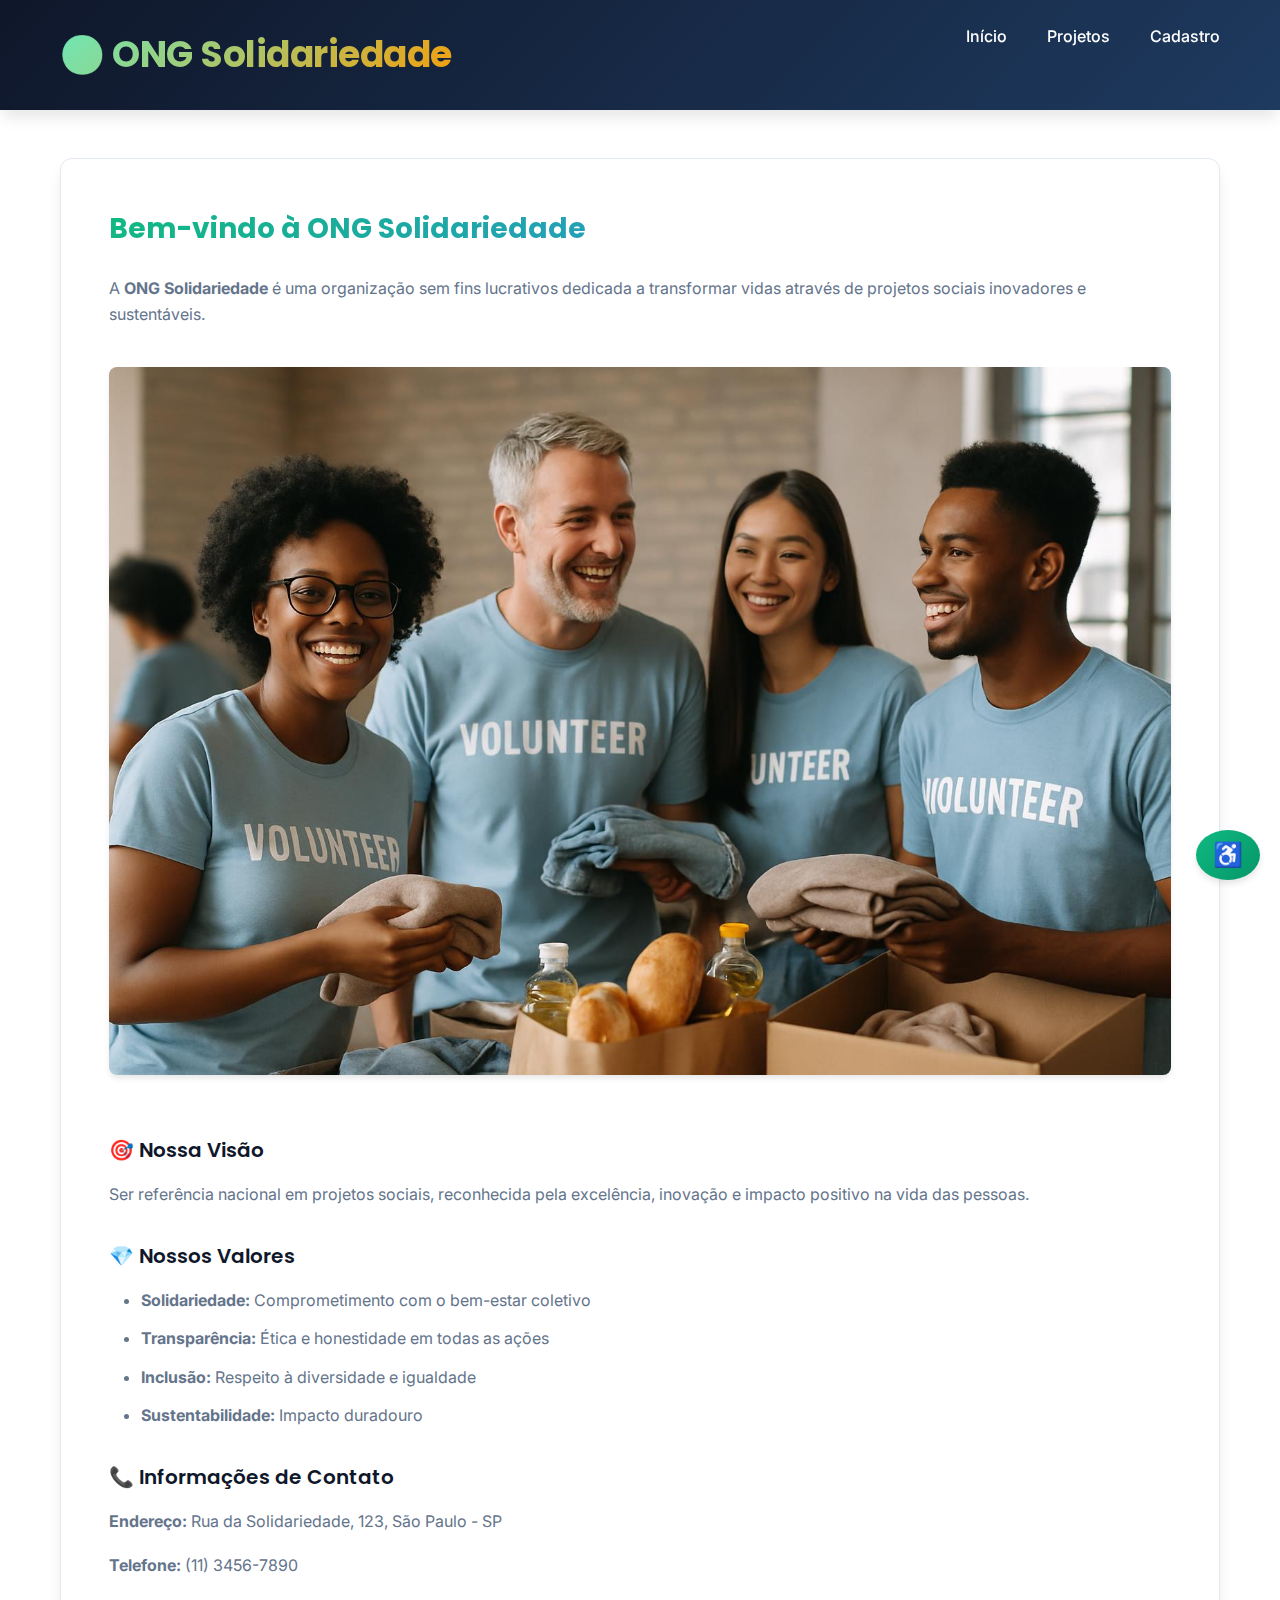
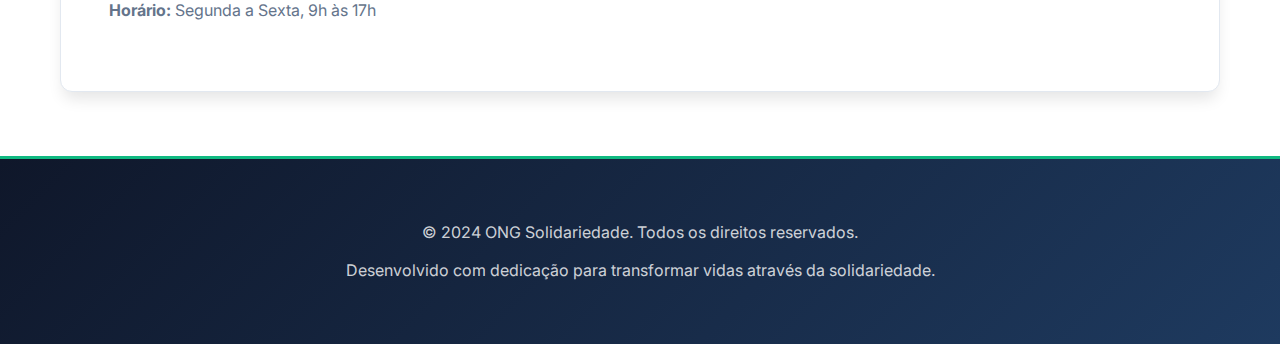
<file: index.html>
<!DOCTYPE html>
<html lang="pt-BR">
<head>
    <meta charset="UTF-8">
    <meta name="viewport" content="width=device-width, initial-scale=1.0">
    <meta name="description" content="ONG Solidariedade - Organização dedicada a projetos sociais e voluntariado">
    <meta name="keywords" content="ONG, solidariedade, voluntariado, projetos sociais, educação, saúde">
    <title>ONG Solidariedade - Transformando Vidas</title>
    <link rel="stylesheet" href="css/style.css">
    <link rel="stylesheet" href="css/accessibility.css">
</head>
<body>
    <header>
        <nav>
            <h1>🌍 ONG Solidariedade</h1>
            <ul>
                <li><a href="#" data-page="index">Início</a></li>
                <li><a href="#" data-page="projetos">Projetos</a></li>
                <li><a href="#" data-page="cadastro">Cadastro</a></li>
            </ul>
        </nav>
    </header>

    <main>
        <!-- Conteúdo dinâmico será carregado aqui pelo SPA -->
    </main>

    <footer>
        <p>&copy; 2024 ONG Solidariedade. Todos os direitos reservados.</p>
        <p>Desenvolvido com dedicação para transformar vidas através da solidariedade.</p>
    </footer>

    <!-- Scripts JavaScript Modulares -->
    <script src="js/accessibility.js"></script>
    <script src="js/form-validator.js"></script>
    <script src="js/spa.js"></script>
</body>
</html>
</file>
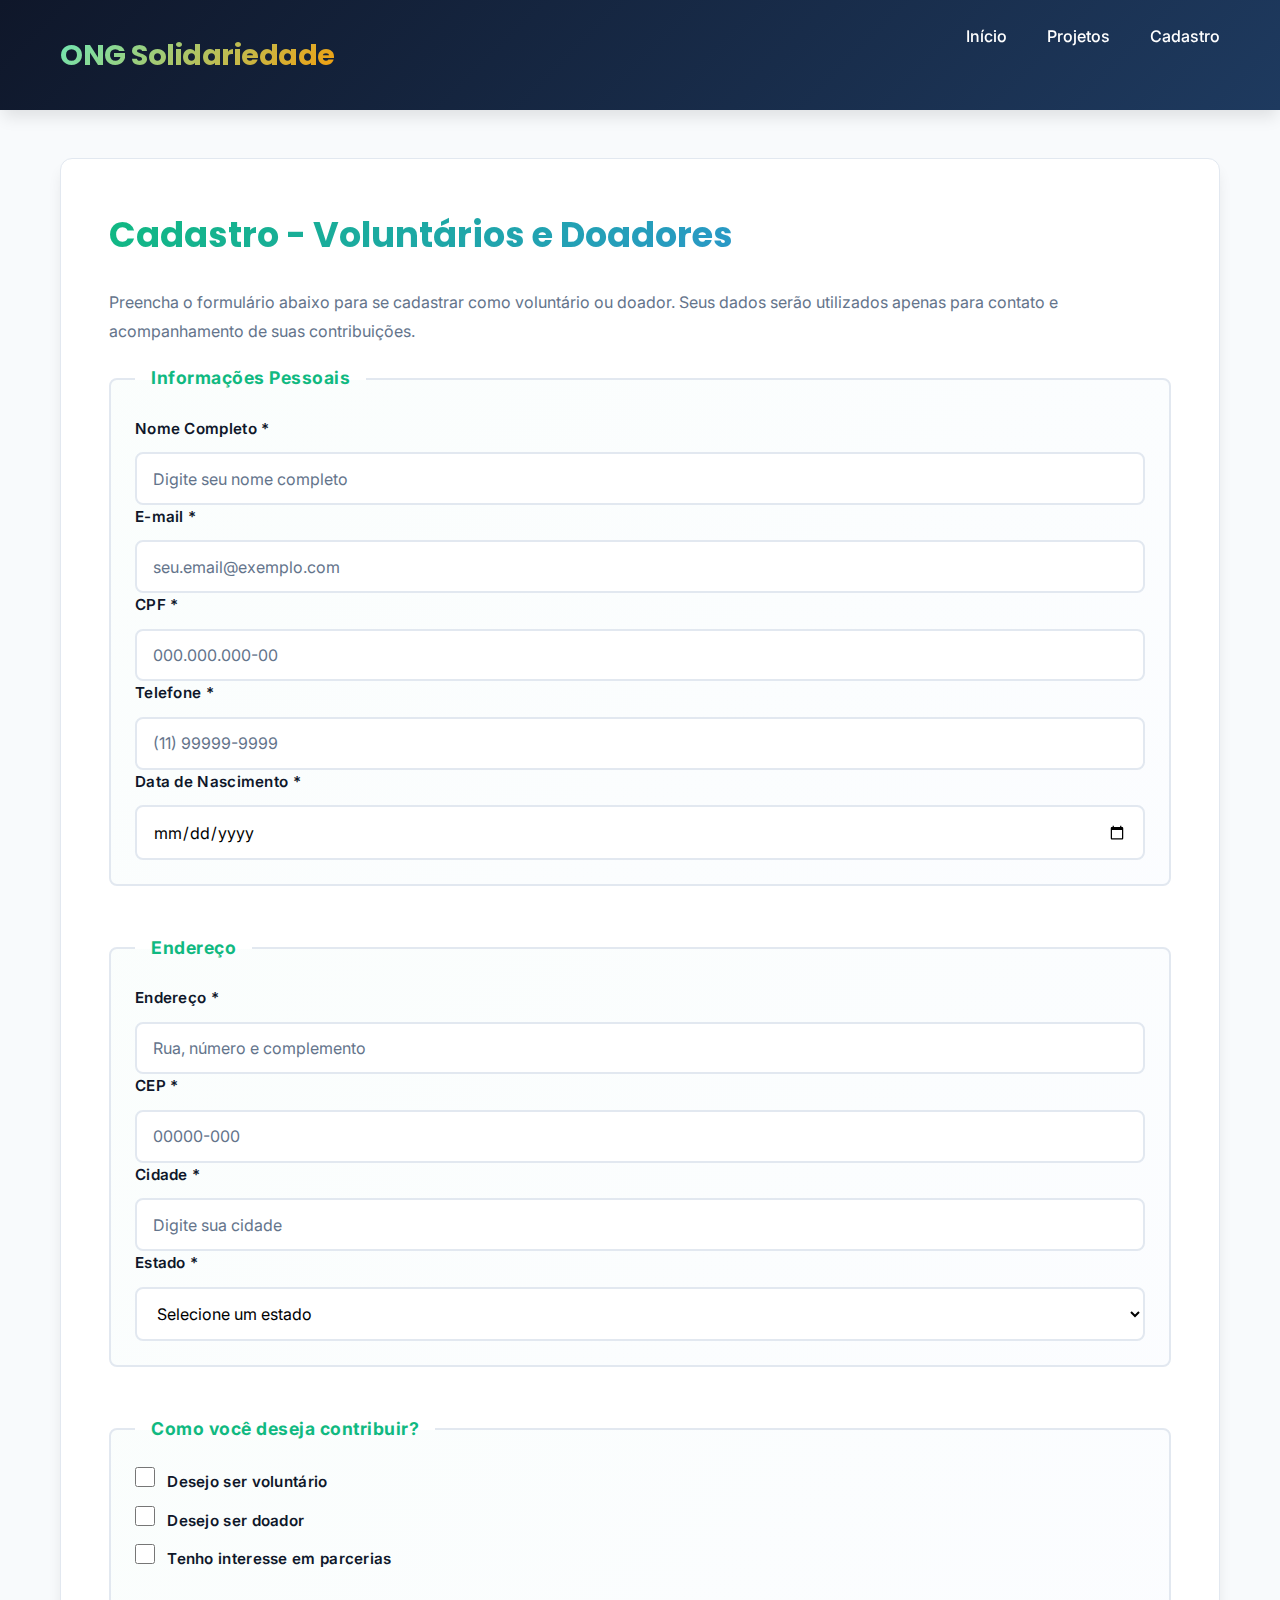
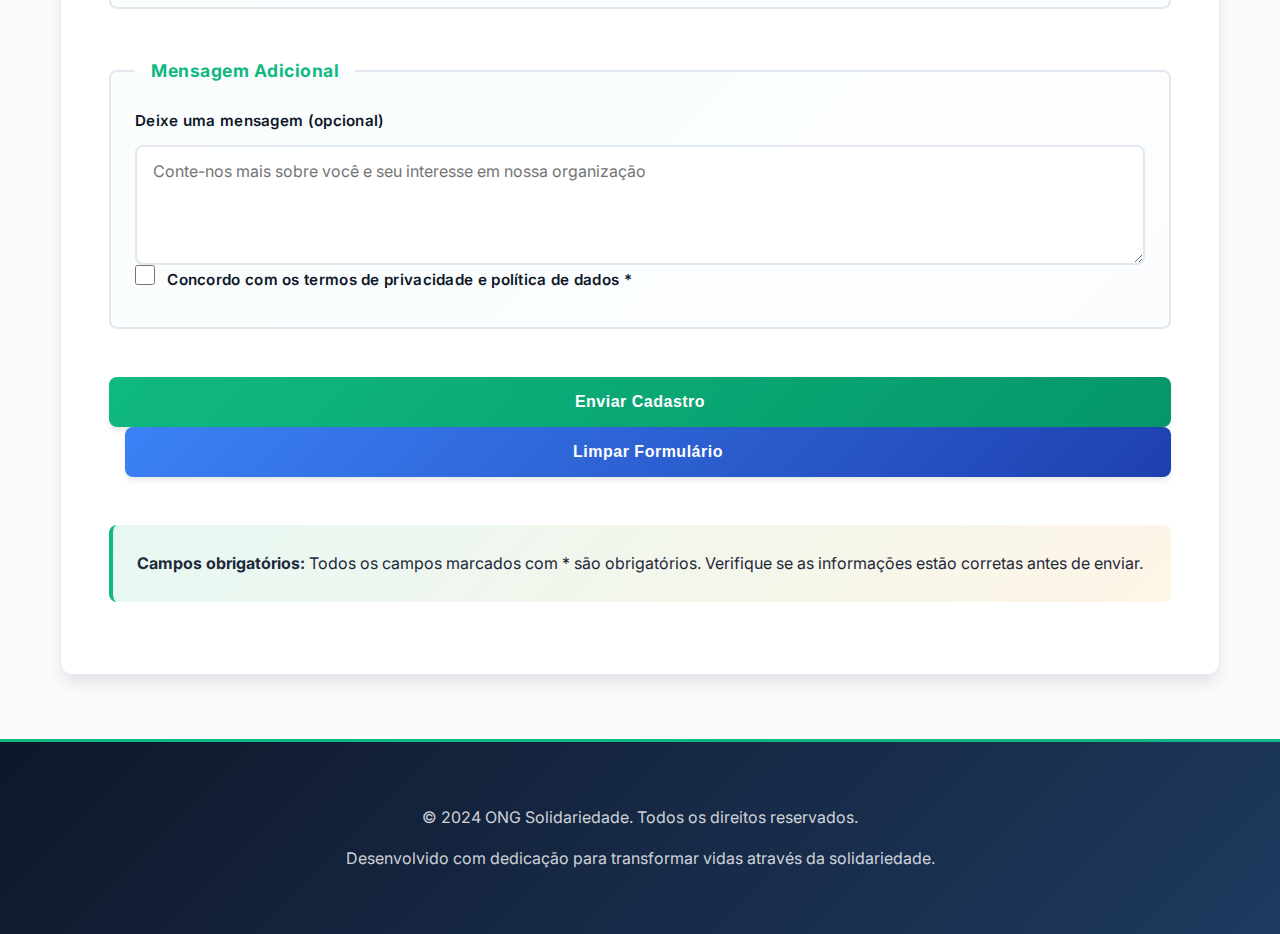
<file: cadastro.html>
<!DOCTYPE html>
<html lang="pt-BR">
<head>
    <meta charset="UTF-8">
    <meta name="viewport" content="width=device-width, initial-scale=1.0">
    <meta name="description" content="Cadastro para voluntários e doadores da ONG Solidariedade">
    <title>Cadastro - ONG Solidariedade</title>
    <link rel="stylesheet" href="css/style.css">
</head>
<body>
    <header>
        <nav>
            <h1>ONG Solidariedade</h1>
            <ul>
                <li><a href="index.html">Início</a></li>
                <li><a href="projetos.html">Projetos</a></li>
                <li><a href="cadastro.html">Cadastro</a></li>
            </ul>
        </nav>
    </header>

    <main>
        <section>
            <h2>Cadastro - Voluntários e Doadores</h2>
            <p>
                Preencha o formulário abaixo para se cadastrar como voluntário ou doador. 
                Seus dados serão utilizados apenas para contato e acompanhamento de suas contribuições.
            </p>

            <form method="POST" action="#" novalidate>
                <!-- Seção de Informações Pessoais -->
                <fieldset>
                    <legend>Informações Pessoais</legend>

                    <div class="form-group">
                        <label for="nome">Nome Completo *</label>
                        <input 
                            type="text" 
                            id="nome" 
                            name="nome" 
                            placeholder="Digite seu nome completo"
                            required
                            minlength="3"
                            maxlength="100"
                        >
                    </div>

                    <div class="form-group">
                        <label for="email">E-mail *</label>
                        <input 
                            type="email" 
                            id="email" 
                            name="email" 
                            placeholder="seu.email@exemplo.com"
                            required
                        >
                    </div>

                    <div class="form-group">
                        <label for="cpf">CPF *</label>
                        <input 
                            type="text" 
                            id="cpf" 
                            name="cpf" 
                            placeholder="000.000.000-00"
                            pattern="\d{3}\.\d{3}\.\d{3}-\d{2}"
                            required
                            title="Digite o CPF no formato: 000.000.000-00"
                        >
                    </div>

                    <div class="form-group">
                        <label for="telefone">Telefone *</label>
                        <input 
                            type="tel" 
                            id="telefone" 
                            name="telefone" 
                            placeholder="(11) 99999-9999"
                            pattern="\(\d{2}\) \d{4,5}-\d{4}"
                            required
                            title="Digite o telefone no formato: (11) 99999-9999"
                        >
                    </div>

                    <div class="form-group">
                        <label for="dataNascimento">Data de Nascimento *</label>
                        <input 
                            type="date" 
                            id="dataNascimento" 
                            name="dataNascimento"
                            required
                        >
                    </div>
                </fieldset>

                <!-- Seção de Endereço -->
                <fieldset>
                    <legend>Endereço</legend>

                    <div class="form-group">
                        <label for="endereco">Endereço *</label>
                        <input 
                            type="text" 
                            id="endereco" 
                            name="endereco" 
                            placeholder="Rua, número e complemento"
                            required
                            minlength="5"
                            maxlength="150"
                        >
                    </div>

                    <div class="form-group">
                        <label for="cep">CEP *</label>
                        <input 
                            type="text" 
                            id="cep" 
                            name="cep" 
                            placeholder="00000-000"
                            pattern="\d{5}-\d{3}"
                            required
                            title="Digite o CEP no formato: 00000-000"
                        >
                    </div>

                    <div class="form-group">
                        <label for="cidade">Cidade *</label>
                        <input 
                            type="text" 
                            id="cidade" 
                            name="cidade" 
                            placeholder="Digite sua cidade"
                            required
                            minlength="2"
                            maxlength="100"
                        >
                    </div>

                    <div class="form-group">
                        <label for="estado">Estado *</label>
                        <select id="estado" name="estado" required>
                            <option value="">Selecione um estado</option>
                            <option value="AC">Acre</option>
                            <option value="AL">Alagoas</option>
                            <option value="AP">Amapá</option>
                            <option value="AM">Amazonas</option>
                            <option value="BA">Bahia</option>
                            <option value="CE">Ceará</option>
                            <option value="DF">Distrito Federal</option>
                            <option value="ES">Espírito Santo</option>
                            <option value="GO">Goiás</option>
                            <option value="MA">Maranhão</option>
                            <option value="MT">Mato Grosso</option>
                            <option value="MS">Mato Grosso do Sul</option>
                            <option value="MG">Minas Gerais</option>
                            <option value="PA">Pará</option>
                            <option value="PB">Paraíba</option>
                            <option value="PR">Paraná</option>
                            <option value="PE">Pernambuco</option>
                            <option value="PI">Piauí</option>
                            <option value="RJ">Rio de Janeiro</option>
                            <option value="RN">Rio Grande do Norte</option>
                            <option value="RS">Rio Grande do Sul</option>
                            <option value="RO">Rondônia</option>
                            <option value="RR">Roraima</option>
                            <option value="SC">Santa Catarina</option>
                            <option value="SP">São Paulo</option>
                            <option value="SE">Sergipe</option>
                            <option value="TO">Tocantins</option>
                        </select>
                    </div>
                </fieldset>

                <!-- Seção de Interesse -->
                <fieldset>
                    <legend>Como você deseja contribuir?</legend>

                    <div class="form-group">
                        <label>
                            <input type="checkbox" name="interesse" value="voluntario">
                            Desejo ser voluntário
                        </label>
                    </div>

                    <div class="form-group">
                        <label>
                            <input type="checkbox" name="interesse" value="doador">
                            Desejo ser doador
                        </label>
                    </div>

                    <div class="form-group">
                        <label>
                            <input type="checkbox" name="interesse" value="parceria">
                            Tenho interesse em parcerias
                        </label>
                    </div>
                </fieldset>

                <!-- Seção de Mensagem -->
                <fieldset>
                    <legend>Mensagem Adicional</legend>

                    <div class="form-group">
                        <label for="mensagem">Deixe uma mensagem (opcional)</label>
                        <textarea 
                            id="mensagem" 
                            name="mensagem" 
                            placeholder="Conte-nos mais sobre você e seu interesse em nossa organização"
                            maxlength="500"
                        ></textarea>
                    </div>

                    <div class="form-group">
                        <label>
                            <input type="checkbox" name="termos" required>
                            Concordo com os termos de privacidade e política de dados *
                        </label>
                    </div>
                </fieldset>

                <!-- Botões de Ação -->
                <div class="form-group">
                    <button type="submit">Enviar Cadastro</button>
                    <button type="reset">Limpar Formulário</button>
                </div>

                <div class="highlight">
                    <p>
                        <strong>Campos obrigatórios:</strong> Todos os campos marcados com * são obrigatórios. 
                        Verifique se as informações estão corretas antes de enviar.
                    </p>
                </div>
            </form>
        </section>
    </main>

    <footer>
        <p>&copy; 2024 ONG Solidariedade. Todos os direitos reservados.</p>
        <p>Desenvolvido com dedicação para transformar vidas através da solidariedade.</p>
    </footer>

    <script src="js/form-validation.js"></script>
</body>
</html>
</file>
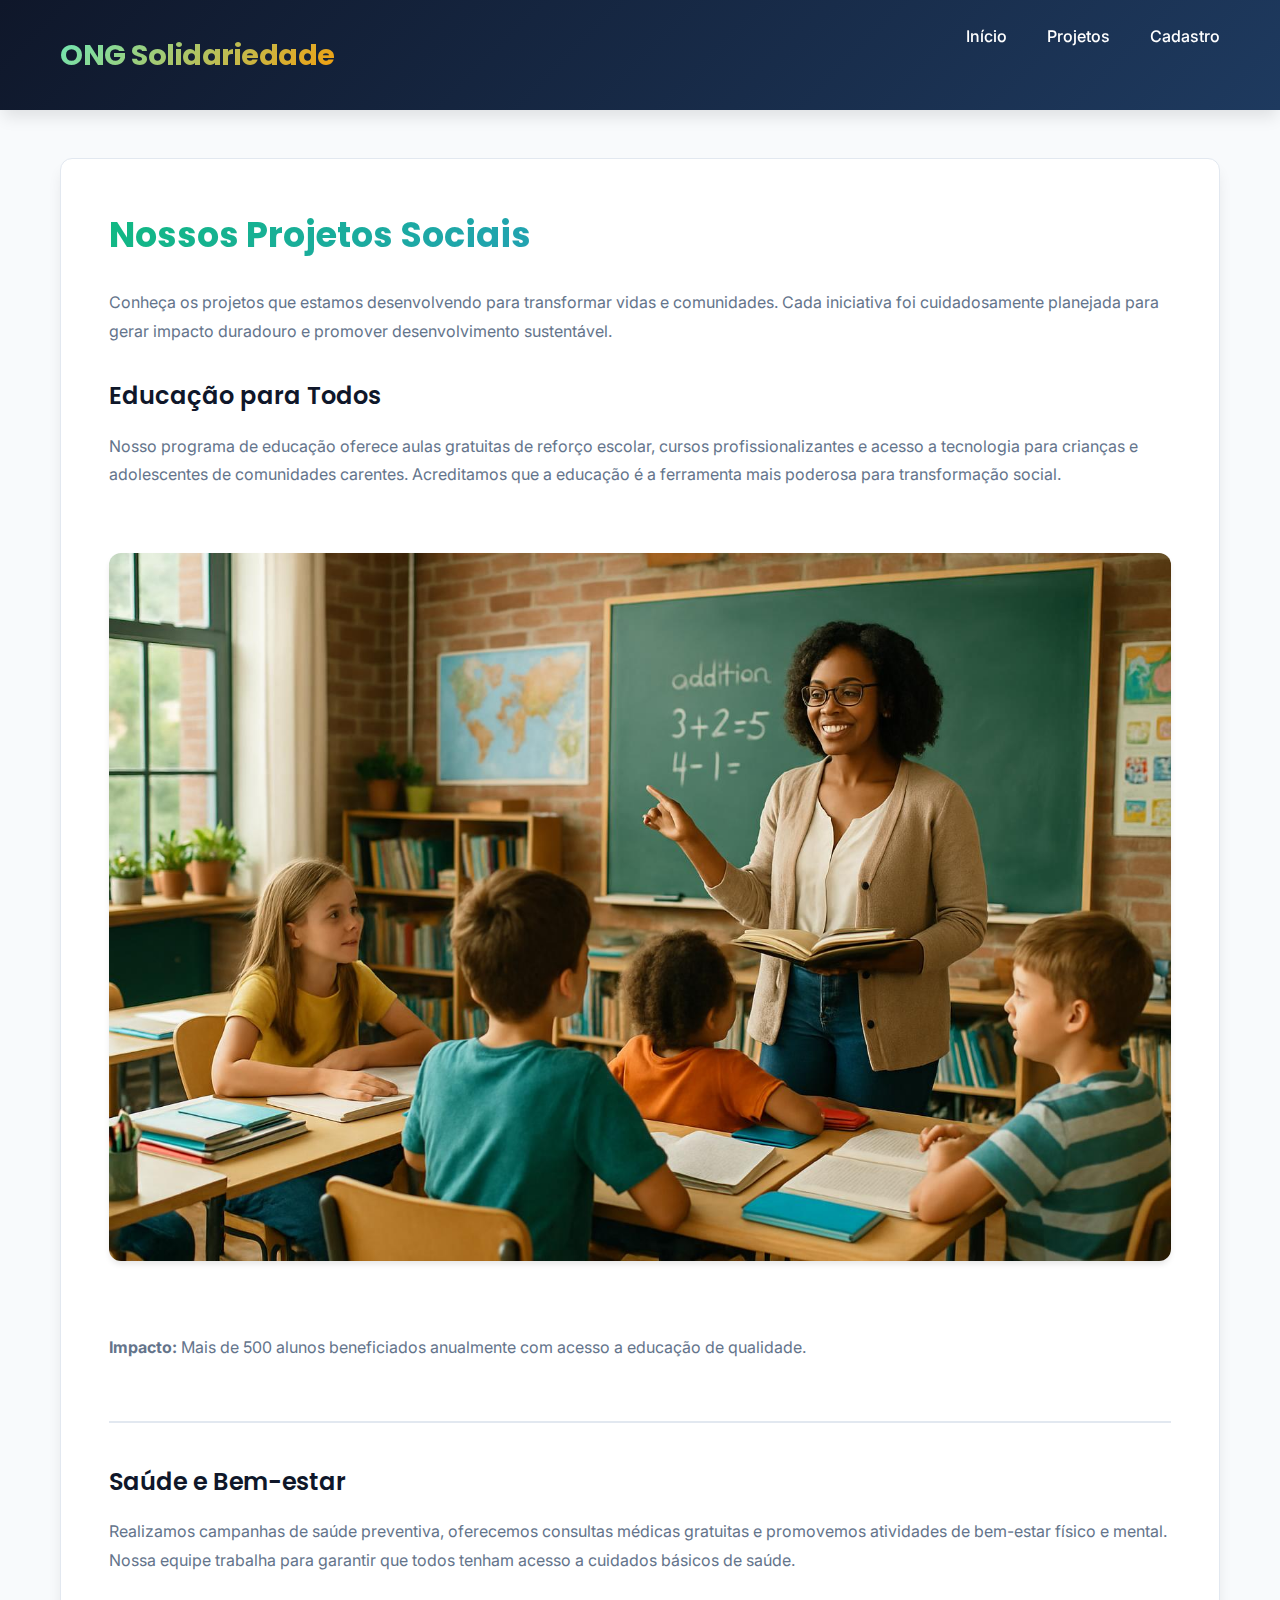
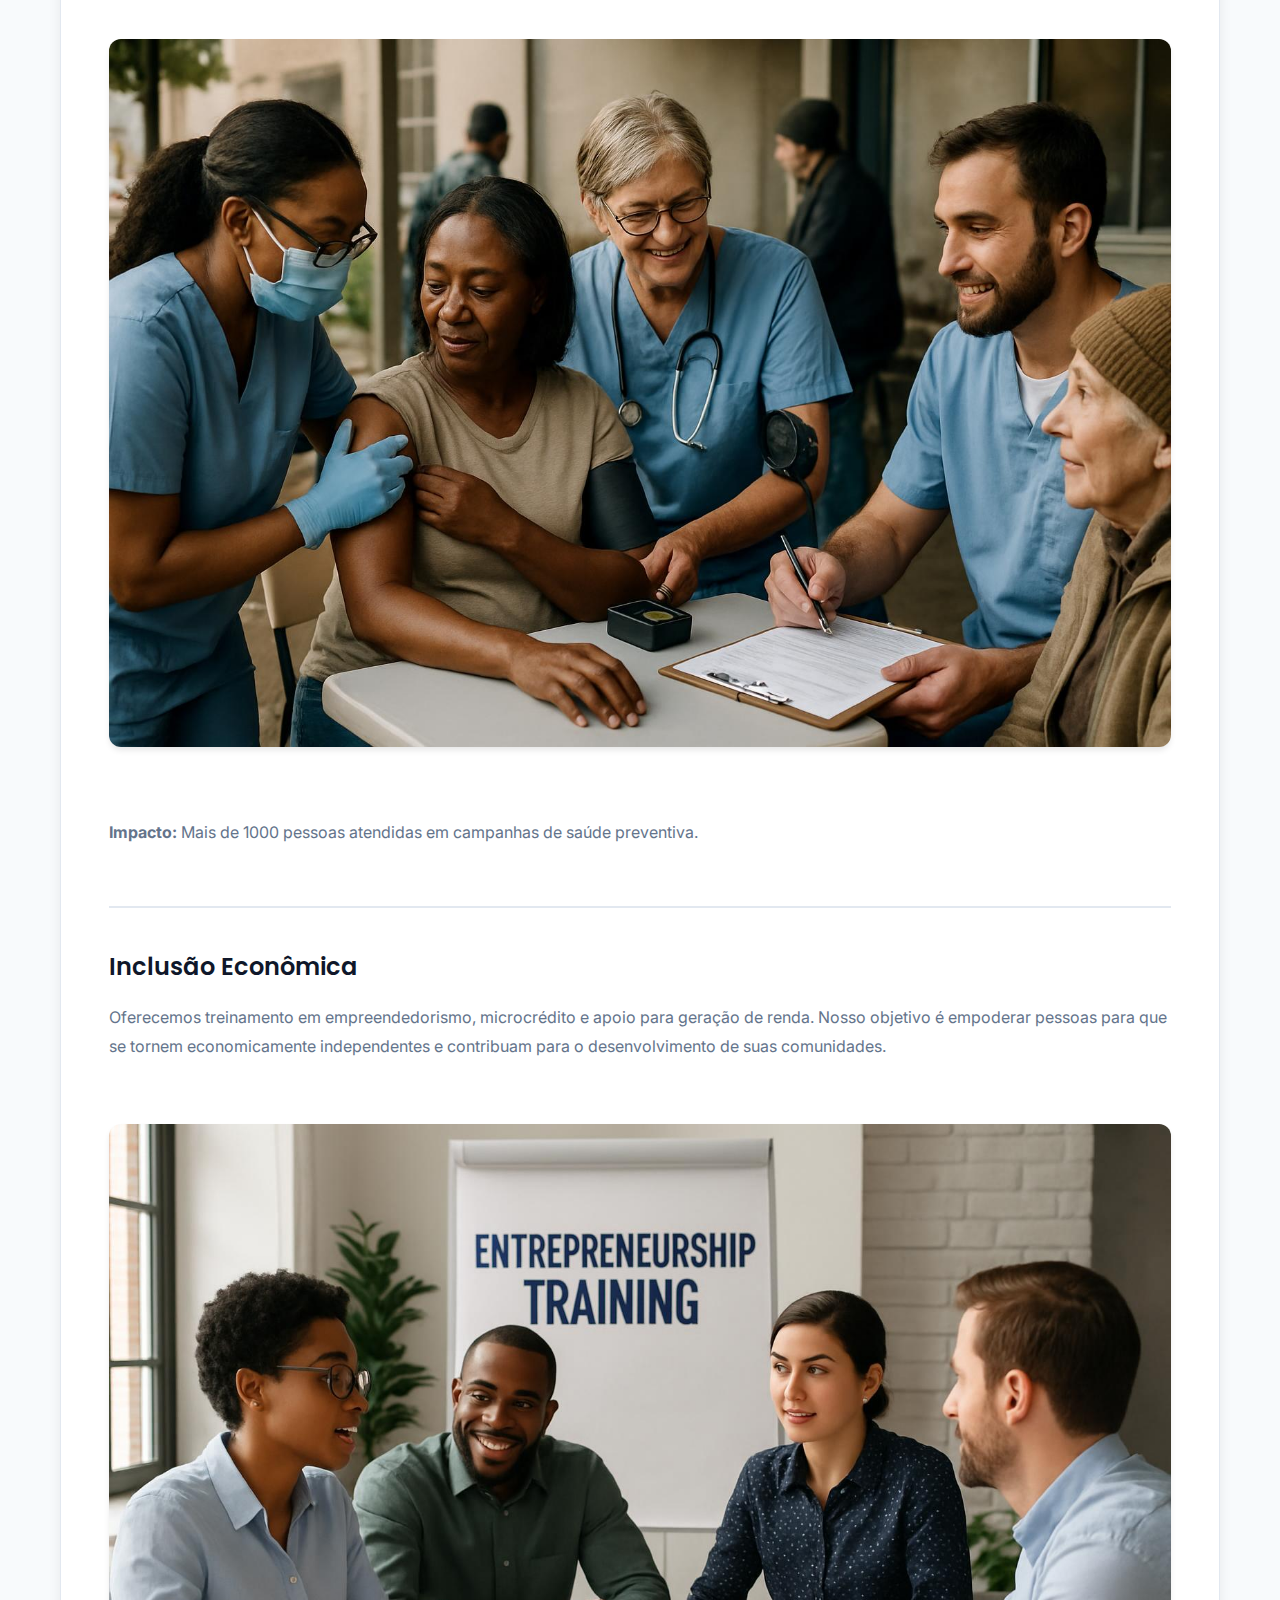
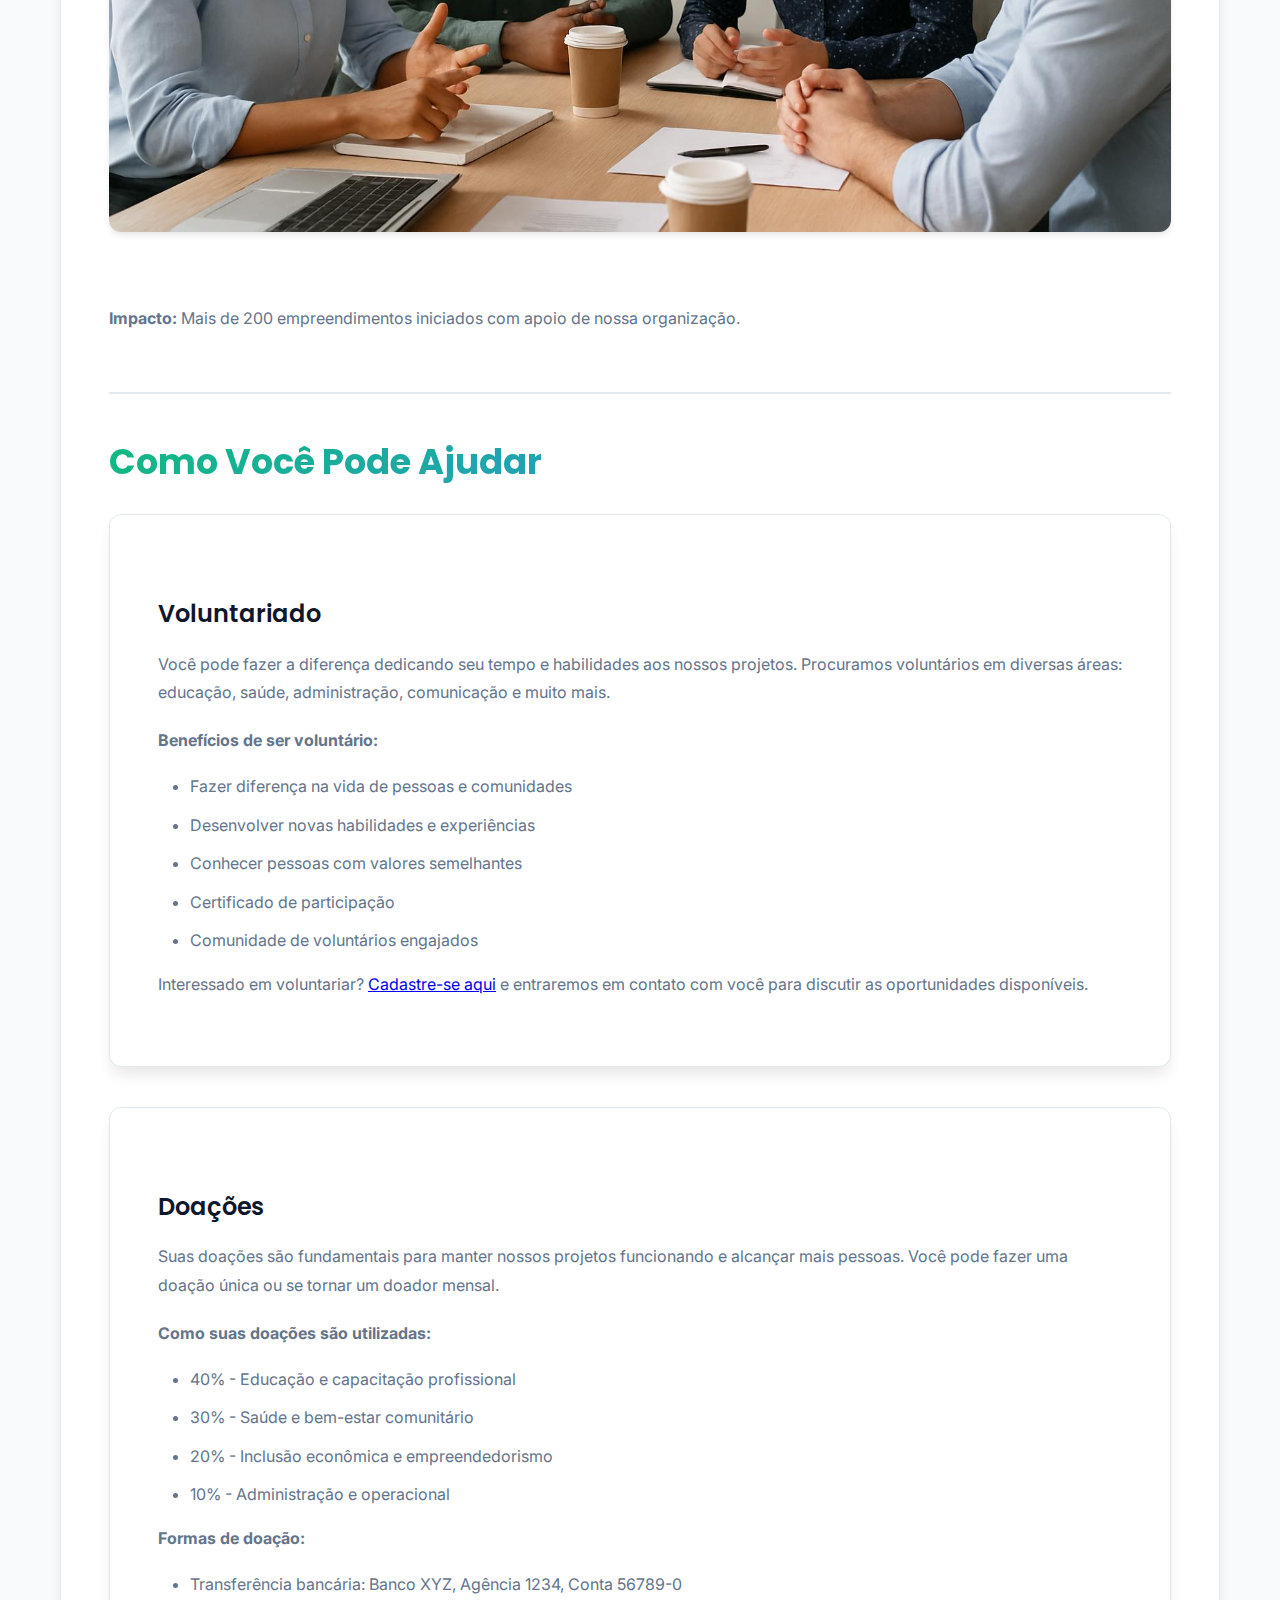
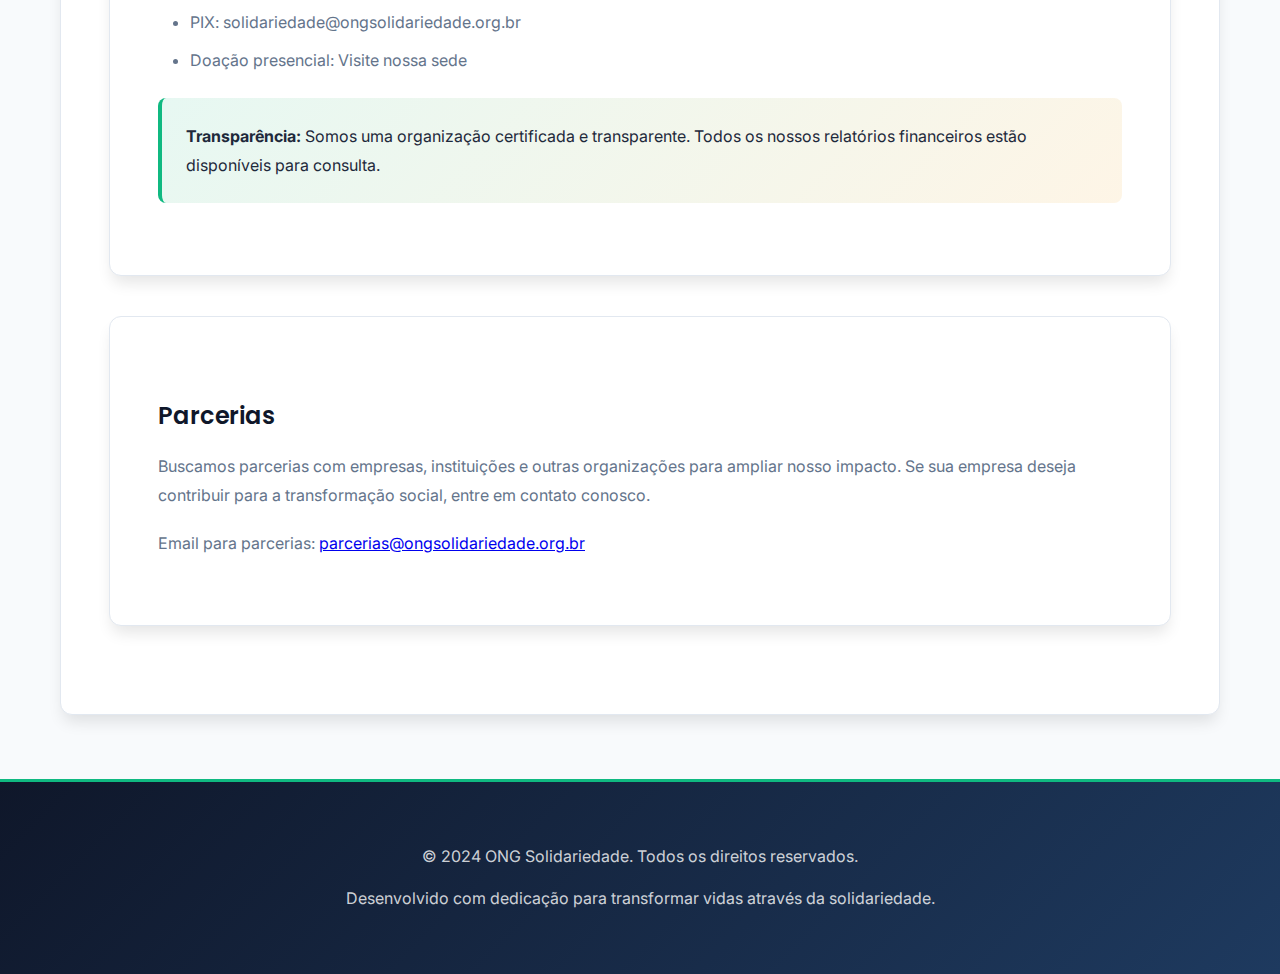
<file: projetos.html>
<!DOCTYPE html>
<html lang="pt-BR">
<head>
    <meta charset="UTF-8">
    <meta name="viewport" content="width=device-width, initial-scale=1.0">
    <meta name="description" content="Conheça nossos projetos sociais e saiba como voluntariar ou doar">
    <title>Projetos Sociais - ONG Solidariedade</title>
    <link rel="stylesheet" href="css/style.css">
</head>
<body>
    <header>
        <nav>
            <h1>ONG Solidariedade</h1>
            <ul>
                <li><a href="index.html">Início</a></li>
                <li><a href="projetos.html">Projetos</a></li>
                <li><a href="cadastro.html">Cadastro</a></li>
            </ul>
        </nav>
    </header>

    <main>
        <section>
            <h2>Nossos Projetos Sociais</h2>
            <p>
                Conheça os projetos que estamos desenvolvendo para transformar vidas e comunidades. 
                Cada iniciativa foi cuidadosamente planejada para gerar impacto duradouro e promover 
                desenvolvimento sustentável.
            </p>

            <article>
                <h3>Educação para Todos</h3>
                <p>
                    Nosso programa de educação oferece aulas gratuitas de reforço escolar, cursos profissionalizantes 
                    e acesso a tecnologia para crianças e adolescentes de comunidades carentes. Acreditamos que a educação 
                    é a ferramenta mais poderosa para transformação social.
                </p>
                <div class="image-container">
                    <img src="images/educacao.jpg" alt="Aula de educação em comunidade carente">
                </div>
                <p>
                    <strong>Impacto:</strong> Mais de 500 alunos beneficiados anualmente com acesso a educação de qualidade.
                </p>
            </article>

            <article>
                <h3>Saúde e Bem-estar</h3>
                <p>
                    Realizamos campanhas de saúde preventiva, oferecemos consultas médicas gratuitas e promovemos 
                    atividades de bem-estar físico e mental. Nossa equipe trabalha para garantir que todos tenham 
                    acesso a cuidados básicos de saúde.
                </p>
                <div class="image-container">
                    <img src="images/saude.jpg" alt="Campanha de saúde comunitária">
                </div>
                <p>
                    <strong>Impacto:</strong> Mais de 1000 pessoas atendidas em campanhas de saúde preventiva.
                </p>
            </article>

            <article>
                <h3>Inclusão Econômica</h3>
                <p>
                    Oferecemos treinamento em empreendedorismo, microcrédito e apoio para geração de renda. 
                    Nosso objetivo é empoderar pessoas para que se tornem economicamente independentes e 
                    contribuam para o desenvolvimento de suas comunidades.
                </p>
                <div class="image-container">
                    <img src="images/economia.jpg" alt="Treinamento de empreendedorismo">
                </div>
                <p>
                    <strong>Impacto:</strong> Mais de 200 empreendimentos iniciados com apoio de nossa organização.
                </p>
            </article>

            <h2 class="mt-2">Como Você Pode Ajudar</h2>

            <section>
                <h3>Voluntariado</h3>
                <p>
                    Você pode fazer a diferença dedicando seu tempo e habilidades aos nossos projetos. 
                    Procuramos voluntários em diversas áreas: educação, saúde, administração, comunicação e muito mais.
                </p>
                <p>
                    <strong>Benefícios de ser voluntário:</strong>
                </p>
                <ul style="margin-left: 2rem; margin-bottom: 1rem;">
                    <li>Fazer diferença na vida de pessoas e comunidades</li>
                    <li>Desenvolver novas habilidades e experiências</li>
                    <li>Conhecer pessoas com valores semelhantes</li>
                    <li>Certificado de participação</li>
                    <li>Comunidade de voluntários engajados</li>
                </ul>
                <p>
                    Interessado em voluntariar? <a href="cadastro.html">Cadastre-se aqui</a> e entraremos em contato 
                    com você para discutir as oportunidades disponíveis.
                </p>
            </section>

            <section>
                <h3>Doações</h3>
                <p>
                    Suas doações são fundamentais para manter nossos projetos funcionando e alcançar mais pessoas. 
                    Você pode fazer uma doação única ou se tornar um doador mensal.
                </p>
                <p>
                    <strong>Como suas doações são utilizadas:</strong>
                </p>
                <ul style="margin-left: 2rem; margin-bottom: 1rem;">
                    <li>40% - Educação e capacitação profissional</li>
                    <li>30% - Saúde e bem-estar comunitário</li>
                    <li>20% - Inclusão econômica e empreendedorismo</li>
                    <li>10% - Administração e operacional</li>
                </ul>
                <p>
                    <strong>Formas de doação:</strong>
                </p>
                <ul style="margin-left: 2rem; margin-bottom: 1rem;">
                    <li>Transferência bancária: Banco XYZ, Agência 1234, Conta 56789-0</li>
                    <li>PIX: solidariedade@ongsolidariedade.org.br</li>
                    <li>Doação presencial: Visite nossa sede</li>
                </ul>
                <div class="highlight">
                    <p>
                        <strong>Transparência:</strong> Somos uma organização certificada e transparente. 
                        Todos os nossos relatórios financeiros estão disponíveis para consulta.
                    </p>
                </div>
            </section>

            <section>
                <h3>Parcerias</h3>
                <p>
                    Buscamos parcerias com empresas, instituições e outras organizações para ampliar nosso impacto. 
                    Se sua empresa deseja contribuir para a transformação social, entre em contato conosco.
                </p>
                <p>
                    Email para parcerias: <a href="mailto:parcerias@ongsolidariedade.org.br">parcerias@ongsolidariedade.org.br</a>
                </p>
            </section>
        </section>
    </main>

    <footer>
        <p>&copy; 2024 ONG Solidariedade. Todos os direitos reservados.</p>
        <p>Desenvolvido com dedicação para transformar vidas através da solidariedade.</p>
    </footer>
</body>
</html>
</file>
<file: css/style.css>
/* Importação de Fontes Google */
@import url('https://fonts.googleapis.com/css2?family=Poppins:wght@300;400;600;700;800&family=Inter:wght@300;400;500;600&display=swap');

/* Estilos Globais */
* {
    margin: 0;
    padding: 0;
    box-sizing: border-box;
}

:root {
    --primary-color: #10b981;
    --primary-dark: #059669;
    --primary-light: #6ee7b7;
    --secondary-color: #3b82f6;
    --secondary-dark: #1e40af;
    --accent-color: #f59e0b;
    --dark-bg: #0f172a;
    --light-bg: #f8fafc;
    --text-dark: #1e293b;
    --text-light: #64748b;
    --border-color: #e2e8f0;
    --shadow-sm: 0 1px 2px 0 rgba(0, 0, 0, 0.05);
    --shadow-md: 0 4px 6px -1px rgba(0, 0, 0, 0.1);
    --shadow-lg: 0 10px 15px -3px rgba(0, 0, 0, 0.1);
    --shadow-xl: 0 20px 25px -5px rgba(0, 0, 0, 0.1);
}

html {
    scroll-behavior: smooth;
}

body {
    font-family: 'Inter', sans-serif;
    line-height: 1.6;
    color: var(--text-dark);
    background-color: var(--light-bg);
    overflow-x: hidden;
}

/* Header e Navegação */
header {
    background: linear-gradient(135deg, var(--dark-bg) 0%, #1e3a5f 100%);
    color: white;
    padding: 1.5rem 0;
    box-shadow: var(--shadow-lg);
    position: sticky;
    top: 0;
    z-index: 1000;
    animation: slideDown 0.5s ease-out;
}

@keyframes slideDown {
    from {
        transform: translateY(-100%);
        opacity: 0;
    }
    to {
        transform: translateY(0);
        opacity: 1;
    }
}

nav {
    max-width: 1200px;
    margin: 0 auto;
    display: flex;
    justify-content: space-between;
    align-items: center;
    padding: 0 20px;
}

nav h1 {
    font-family: 'Poppins', sans-serif;
    font-size: 1.8rem;
    font-weight: 700;
    background: linear-gradient(135deg, var(--primary-light) 0%, var(--accent-color) 100%);
    -webkit-background-clip: text;
    -webkit-text-fill-color: transparent;
    background-clip: text;
    letter-spacing: -0.5px;
}

nav ul {
    list-style: none;
    display: flex;
    gap: 2.5rem;
}

nav a {
    color: white;
    text-decoration: none;
    font-weight: 500;
    transition: all 0.3s ease;
    position: relative;
    padding-bottom: 0.5rem;
}

nav a::after {
    content: '';
    position: absolute;
    bottom: 0;
    left: 0;
    width: 0;
    height: 2px;
    background: linear-gradient(90deg, var(--primary-light), var(--accent-color));
    transition: width 0.3s ease;
}

nav a:hover::after {
    width: 100%;
}

/* Container Principal */
main {
    max-width: 1200px;
    margin: 3rem auto;
    padding: 0 20px;
}

section {
    background: white;
    padding: 3rem;
    margin-bottom: 2.5rem;
    border-radius: 12px;
    box-shadow: var(--shadow-lg);
    animation: fadeInUp 0.6s ease-out;
    border: 1px solid var(--border-color);
    transition: all 0.3s ease;
}

section:hover {
    box-shadow: var(--shadow-xl);
    transform: translateY(-2px);
}

@keyframes fadeInUp {
    from {
        opacity: 0;
        transform: translateY(20px);
    }
    to {
        opacity: 1;
        transform: translateY(0);
    }
}

h2 {
    font-family: 'Poppins', sans-serif;
    color: var(--dark-bg);
    margin-bottom: 1.5rem;
    font-size: 2.2rem;
    font-weight: 700;
    background: linear-gradient(135deg, var(--primary-color) 0%, var(--secondary-color) 100%);
    -webkit-background-clip: text;
    -webkit-text-fill-color: transparent;
    background-clip: text;
}

h3 {
    font-family: 'Poppins', sans-serif;
    color: var(--dark-bg);
    margin-top: 2rem;
    margin-bottom: 1rem;
    font-size: 1.5rem;
    font-weight: 600;
}

p {
    margin-bottom: 1.2rem;
    color: var(--text-light);
    line-height: 1.8;
}

/* Imagens */
img {
    max-width: 100%;
    height: auto;
    border-radius: 12px;
    margin: 1.5rem 0;
    box-shadow: var(--shadow-md);
    transition: all 0.3s ease;
}

img:hover {
    transform: scale(1.02);
    box-shadow: var(--shadow-xl);
}

.image-container {
    text-align: center;
    margin: 2.5rem 0;
    animation: fadeInUp 0.6s ease-out 0.2s both;
}

/* Listas */
ul {
    margin-left: 2rem;
    margin-bottom: 1.5rem;
}

ul li {
    margin-bottom: 0.8rem;
    color: var(--text-light);
    transition: all 0.3s ease;
}

ul li:hover {
    color: var(--primary-color);
    transform: translateX(5px);
}

/* Endereço */
address {
    font-style: normal;
    background: linear-gradient(135deg, rgba(16, 185, 129, 0.05) 0%, rgba(59, 130, 246, 0.05) 100%);
    padding: 1.5rem;
    border-radius: 12px;
    border-left: 4px solid var(--primary-color);
    margin: 1.5rem 0;
}

address p {
    margin-bottom: 0.8rem;
}

address strong {
    color: var(--primary-color);
}

/* Formulários */
form {
    display: grid;
    gap: 1.5rem;
}

.form-group {
    display: flex;
    flex-direction: column;
    animation: fadeInUp 0.6s ease-out;
}

label {
    margin-bottom: 0.7rem;
    font-weight: 600;
    color: var(--dark-bg);
    font-size: 0.95rem;
    letter-spacing: 0.3px;
}

input, textarea, select {
    padding: 0.9rem 1rem;
    border: 2px solid var(--border-color);
    border-radius: 8px;
    font-size: 1rem;
    font-family: inherit;
    transition: all 0.3s ease;
    background-color: white;
}

input:focus, textarea:focus, select:focus {
    outline: none;
    border-color: var(--primary-color);
    box-shadow: 0 0 0 3px rgba(16, 185, 129, 0.1);
    transform: translateY(-2px);
}

input::placeholder {
    color: var(--text-light);
}

textarea {
    resize: vertical;
    min-height: 120px;
}

button {
    padding: 1rem 2rem;
    background: linear-gradient(135deg, var(--primary-color) 0%, var(--primary-dark) 100%);
    color: white;
    border: none;
    border-radius: 8px;
    font-size: 1rem;
    font-weight: 600;
    cursor: pointer;
    transition: all 0.3s ease;
    box-shadow: var(--shadow-md);
    letter-spacing: 0.5px;
}

button:hover {
    transform: translateY(-2px);
    box-shadow: var(--shadow-lg);
}

button:active {
    transform: scale(0.98);
}

button[type="reset"] {
    background: linear-gradient(135deg, var(--secondary-color) 0%, var(--secondary-dark) 100%);
    margin-left: 1rem;
}

/* Fieldset */
fieldset {
    border: 2px solid var(--border-color);
    border-radius: 8px;
    padding: 1.5rem;
    margin-bottom: 1.5rem;
    background: linear-gradient(135deg, rgba(16, 185, 129, 0.02) 0%, rgba(59, 130, 246, 0.02) 100%);
    transition: all 0.3s ease;
}

fieldset:hover {
    border-color: var(--primary-color);
    box-shadow: var(--shadow-sm);
}

legend {
    padding: 0 1rem;
    font-weight: 700;
    color: var(--primary-color);
    font-size: 1.1rem;
    letter-spacing: 0.5px;
}

/* Checkboxes e Radios */
input[type="checkbox"],
input[type="radio"] {
    width: 20px;
    height: 20px;
    cursor: pointer;
    accent-color: var(--primary-color);
    margin-right: 0.5rem;
}

input[type="checkbox"] + label,
input[type="radio"] + label {
    display: inline;
    margin-bottom: 0;
    font-weight: 400;
    cursor: pointer;
}

/* Footer */
footer {
    background: linear-gradient(135deg, var(--dark-bg) 0%, #1e3a5f 100%);
    color: white;
    text-align: center;
    padding: 3rem 2rem;
    margin-top: 4rem;
    border-top: 3px solid var(--primary-color);
}

footer p {
    margin: 0.8rem 0;
    color: rgba(255, 255, 255, 0.8);
}

footer a {
    color: var(--primary-light);
    text-decoration: none;
    transition: all 0.3s ease;
    font-weight: 600;
}

footer a:hover {
    color: var(--accent-color);
    text-decoration: underline;
}

/* Destaque */
.highlight {
    background: linear-gradient(135deg, rgba(16, 185, 129, 0.1) 0%, rgba(245, 158, 11, 0.1) 100%);
    padding: 1.5rem;
    border-left: 4px solid var(--primary-color);
    border-radius: 8px;
    margin: 1.5rem 0;
    transition: all 0.3s ease;
}

.highlight:hover {
    border-left-color: var(--accent-color);
    transform: translateX(5px);
}

.highlight p {
    margin: 0;
    color: var(--text-dark);
}

/* Artigos */
article {
    margin-bottom: 2.5rem;
    padding-bottom: 2.5rem;
    border-bottom: 2px solid var(--border-color);
    animation: fadeInUp 0.6s ease-out;
}

article:last-child {
    border-bottom: none;
}

/* Utilitários */
.text-center {
    text-align: center;
}

.mt-2 {
    margin-top: 2rem;
}

.mb-2 {
    margin-bottom: 2rem;
}

/* Responsividade */
@media (max-width: 768px) {
    nav {
        flex-direction: column;
        gap: 1.5rem;
    }

    nav h1 {
        font-size: 1.4rem;
    }

    nav ul {
        gap: 1rem;
        flex-wrap: wrap;
        justify-content: center;
    }

    h2 {
        font-size: 1.8rem;
    }

    h3 {
        font-size: 1.3rem;
    }

    section {
        padding: 1.5rem;
        margin-bottom: 1.5rem;
    }

    main {
        margin: 1.5rem auto;
    }

    button[type="reset"] {
        margin-left: 0;
        margin-top: 1rem;
    }

    footer {
        padding: 2rem 1rem;
    }

    ul {
        margin-left: 1.5rem;
    }
}

@media (max-width: 480px) {
    nav h1 {
        font-size: 1.2rem;
    }

    nav ul {
        gap: 0.8rem;
    }

    nav a {
        font-size: 0.9rem;
    }

    h2 {
        font-size: 1.5rem;
    }

    h3 {
        font-size: 1.1rem;
    }

    section {
        padding: 1rem;
    }

    form {
        gap: 1rem;
    }

    button {
        padding: 0.8rem 1.5rem;
        font-size: 0.95rem;
    }
}

/* Animações de Entrada */
@keyframes slideInLeft {
    from {
        opacity: 0;
        transform: translateX(-30px);
    }
    to {
        opacity: 1;
        transform: translateX(0);
    }
}

@keyframes slideInRight {
    from {
        opacity: 0;
        transform: translateX(30px);
    }
    to {
        opacity: 1;
        transform: translateX(0);
    }
}

/* Efeito de Pulse */
@keyframes pulse {
    0%, 100% {
        opacity: 1;
    }
    50% {
        opacity: 0.5;
    }
}

/* Scroll Suave */
.smooth-scroll {
    scroll-behavior: smooth;
}
</file>
<file: css/accessibility.css>
/* ========================================
   ESTILOS DE ACESSIBILIDADE
   Modo Escuro, Alto Contraste, Navegação por Teclado
   ======================================== */

/* Skip Links */
.skip-links {
    position: absolute;
    top: -40px;
    left: 0;
    background: #000;
    color: #fff;
    padding: 8px;
    z-index: 100;
}

.skip-link {
    display: inline-block;
    color: #fff;
    text-decoration: underline;
    margin-right: 10px;
}

.skip-link:focus {
    top: 0;
}

/* Painel de Acessibilidade */
#accessibility-panel {
    position: fixed;
    bottom: 20px;
    right: 20px;
    z-index: 1000;
}

.accessibility-toggle {
    width: 50px;
    height: 50px;
    border-radius: 50%;
    background-color: #10b981;
    color: white;
    border: none;
    font-size: 24px;
    cursor: pointer;
    box-shadow: 0 4px 6px rgba(0, 0, 0, 0.1);
    transition: all 0.3s ease;
    display: flex;
    align-items: center;
    justify-content: center;
}

.accessibility-toggle:hover,
.accessibility-toggle:focus {
    background-color: #059669;
    box-shadow: 0 6px 12px rgba(0, 0, 0, 0.15);
    transform: scale(1.1);
}

.accessibility-toggle:focus {
    outline: 3px solid #3b82f6;
    outline-offset: 2px;
}

.accessibility-menu {
    position: absolute;
    bottom: 70px;
    right: 0;
    background: white;
    border: 2px solid #10b981;
    border-radius: 8px;
    padding: 20px;
    width: 280px;
    box-shadow: 0 10px 25px rgba(0, 0, 0, 0.1);
    animation: slideUp 0.3s ease;
}

.accessibility-menu[hidden] {
    display: none;
}

@keyframes slideUp {
    from {
        opacity: 0;
        transform: translateY(10px);
    }
    to {
        opacity: 1;
        transform: translateY(0);
    }
}

.accessibility-menu h3 {
    margin-top: 0;
    margin-bottom: 15px;
    color: #1f2937;
    font-size: 16px;
}

.accessibility-option {
    margin-bottom: 15px;
}

.accessibility-option label {
    display: flex;
    align-items: center;
    cursor: pointer;
    font-size: 14px;
    color: #374151;
}

.accessibility-option input[type="checkbox"] {
    margin-right: 10px;
    width: 18px;
    height: 18px;
    cursor: pointer;
}

.accessibility-option select {
    width: 100%;
    padding: 8px;
    border: 1px solid #d1d5db;
    border-radius: 4px;
    font-size: 14px;
    margin-top: 5px;
}

.btn-reset {
    width: 100%;
    padding: 10px;
    background-color: #ef4444;
    color: white;
    border: none;
    border-radius: 4px;
    cursor: pointer;
    font-size: 14px;
    font-weight: 600;
    transition: background-color 0.3s ease;
}

.btn-reset:hover,
.btn-reset:focus {
    background-color: #dc2626;
}

.btn-reset:focus {
    outline: 2px solid #3b82f6;
    outline-offset: 2px;
}

/* Focus Visible para Navegação por Teclado */
*:focus {
    outline: 3px solid #3b82f6;
    outline-offset: 2px;
}

*:focus:not(:focus-visible) {
    outline: none;
}

*:focus-visible {
    outline: 3px solid #3b82f6;
    outline-offset: 2px;
}

/* Modo Escuro */
[data-theme="dark"] {
    --color-bg-primary: #1f2937;
    --color-bg-secondary: #111827;
    --color-text-primary: #f3f4f6;
    --color-text-secondary: #d1d5db;
    --color-border: #374151;
}

[data-theme="dark"] body {
    background-color: #111827;
    color: #f3f4f6;
}

[data-theme="dark"] header {
    background: linear-gradient(135deg, #059669, #0369a1);
}

[data-theme="dark"] section {
    background-color: #1f2937;
    border-color: #374151;
}

[data-theme="dark"] input,
[data-theme="dark"] select,
[data-theme="dark"] textarea {
    background-color: #374151;
    color: #f3f4f6;
    border-color: #4b5563;
}

[data-theme="dark"] input:focus,
[data-theme="dark"] select:focus,
[data-theme="dark"] textarea:focus {
    background-color: #4b5563;
    border-color: #60a5fa;
}

[data-theme="dark"] .accessibility-menu {
    background-color: #1f2937;
    border-color: #059669;
    color: #f3f4f6;
}

[data-theme="dark"] .accessibility-menu h3 {
    color: #f3f4f6;
}

[data-theme="dark"] .accessibility-option label {
    color: #d1d5db;
}

[data-theme="dark"] .accessibility-option select {
    background-color: #374151;
    color: #f3f4f6;
    border-color: #4b5563;
}

[data-theme="dark"] footer {
    background: linear-gradient(135deg, #0f172a, #1e293b);
    border-top-color: #059669;
}

[data-theme="dark"] a {
    color: #60a5fa;
}

[data-theme="dark"] a:hover {
    color: #93c5fd;
}

/* Alto Contraste */
[data-contrast="high"] {
    --color-primary: #000;
    --color-secondary: #000;
    --color-text-primary: #000;
    --color-text-secondary: #000;
}

[data-contrast="high"] body {
    background-color: #fff;
    color: #000;
}

[data-contrast="high"] header {
    background-color: #000;
    color: #fff;
    border: 3px solid #000;
}

[data-contrast="high"] section {
    background-color: #fff;
    border: 3px solid #000;
    color: #000;
}

[data-contrast="high"] input,
[data-contrast="high"] select,
[data-contrast="high"] textarea {
    background-color: #fff;
    color: #000;
    border: 3px solid #000;
}

[data-contrast="high"] button,
[data-contrast="high"] .btn {
    background-color: #000;
    color: #fff;
    border: 3px solid #000;
}

[data-contrast="high"] button:hover,
[data-contrast="high"] .btn:hover {
    background-color: #fff;
    color: #000;
    border: 3px solid #000;
}

[data-contrast="high"] footer {
    background-color: #000;
    color: #fff;
    border-top: 3px solid #000;
}

[data-contrast="high"] a {
    color: #000;
    text-decoration: underline;
    font-weight: bold;
}

[data-contrast="high"] .accessibility-menu {
    background-color: #fff;
    border: 3px solid #000;
    color: #000;
}

/* Tamanho de Fonte */
[data-font-size="small"] {
    font-size: 14px;
}

[data-font-size="small"] h1 {
    font-size: 28px;
}

[data-font-size="small"] h2 {
    font-size: 24px;
}

[data-font-size="small"] h3 {
    font-size: 18px;
}

[data-font-size="normal"] {
    font-size: 16px;
}

[data-font-size="normal"] h1 {
    font-size: 36px;
}

[data-font-size="normal"] h2 {
    font-size: 28px;
}

[data-font-size="normal"] h3 {
    font-size: 20px;
}

[data-font-size="large"] {
    font-size: 18px;
}

[data-font-size="large"] h1 {
    font-size: 44px;
}

[data-font-size="large"] h2 {
    font-size: 36px;
}

[data-font-size="large"] h3 {
    font-size: 24px;
}

[data-font-size="xlarge"] {
    font-size: 20px;
}

[data-font-size="xlarge"] h1 {
    font-size: 52px;
}

[data-font-size="xlarge"] h2 {
    font-size: 44px;
}

[data-font-size="xlarge"] h3 {
    font-size: 28px;
}

/* Contraste Mínimo 4.5:1 para Texto */
body {
    color: #1f2937;
    background-color: #ffffff;
}

a {
    color: #0369a1;
}

a:visited {
    color: #6b21a8;
}

button,
.btn {
    color: #ffffff;
    background-color: #10b981;
}

/* Melhorar Legibilidade */
p, li, label, span {
    line-height: 1.6;
}

/* Remover animações para usuários que preferem reduzir movimento */
@media (prefers-reduced-motion: reduce) {
    * {
        animation-duration: 0.01ms !important;
        animation-iteration-count: 1 !important;
        transition-duration: 0.01ms !important;
    }
}

/* Modo de Alto Contraste do Sistema Operacional */
@media (prefers-contrast: more) {
    body {
        color: #000;
        background-color: #fff;
    }

    button,
    .btn {
        border: 2px solid #000;
    }

    input,
    select,
    textarea {
        border: 2px solid #000;
    }
}

/* Modo Escuro do Sistema Operacional */
@media (prefers-color-scheme: dark) {
    body {
        background-color: #1f2937;
        color: #f3f4f6;
    }

    section {
        background-color: #111827;
        border-color: #374151;
    }

    input,
    select,
    textarea {
        background-color: #374151;
        color: #f3f4f6;
        border-color: #4b5563;
    }
}

/* Responsividade do Painel de Acessibilidade */
@media (max-width: 480px) {
    #accessibility-panel {
        bottom: 10px;
        right: 10px;
    }

    .accessibility-toggle {
        width: 45px;
        height: 45px;
        font-size: 20px;
    }

    .accessibility-menu {
        width: 250px;
        bottom: 60px;
        right: -10px;
    }
}
</file>
